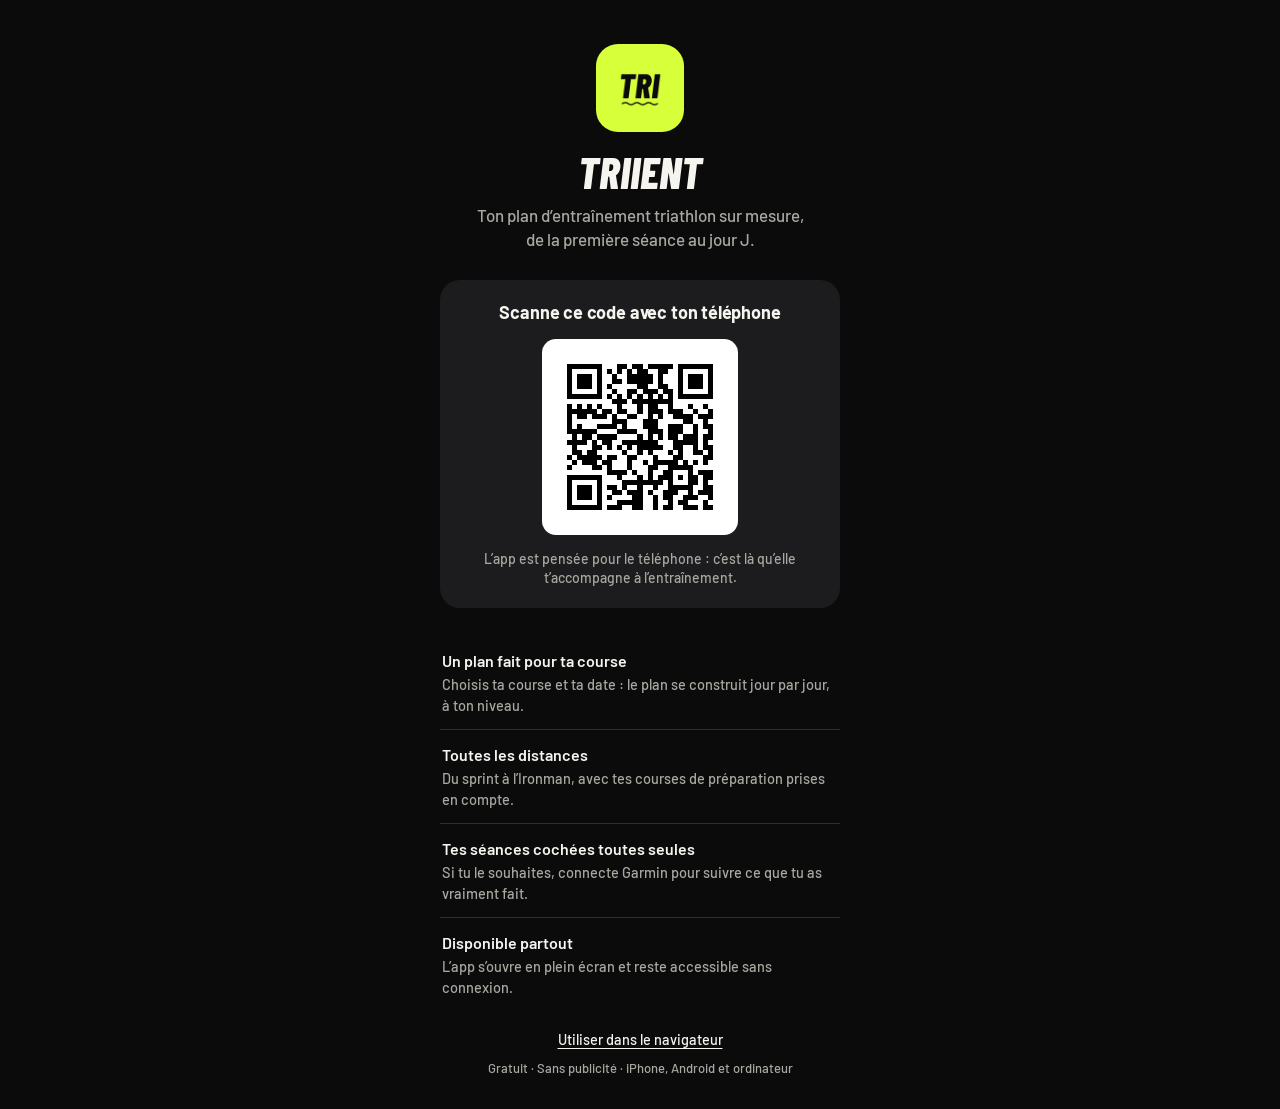
<file: installer.html>
<!DOCTYPE html>
<html lang="fr">
<head>
<meta charset="utf-8">
<meta name="viewport" content="width=device-width, initial-scale=1, viewport-fit=cover">
<meta name="apple-mobile-web-app-capable" content="yes">
<meta name="mobile-web-app-capable" content="yes">
<meta name="apple-mobile-web-app-status-bar-style" content="black-translucent">
<meta name="apple-mobile-web-app-title" content="Triient">
<meta name="theme-color" content="#0B0B0C">
<meta name="color-scheme" content="dark">
<meta name="description" content="Installe Triient sur ton téléphone : un plan d’entraînement triathlon sur mesure, gratuit, pour préparer ta course.">
<meta property="og:title" content="Triient : installe l’app">
<meta property="og:description" content="Un plan d’entraînement triathlon sur mesure, gratuit, de la première séance au jour J.">
<meta property="og:type" content="website">
<meta property="og:url" content="https://triient.vercel.app/installer">
<meta property="og:image" content="https://triient.vercel.app/og-image.png">
<meta property="og:image:width" content="1200">
<meta property="og:image:height" content="630">
<meta name="twitter:card" content="summary_large_image">
<title>Installer Triient</title>
<link rel="manifest" href="manifest.webmanifest">
<link rel="apple-touch-icon" href="apple-touch-icon.png">
<link rel="icon" type="image/png" sizes="32x32" href="favicon-32.png">
<link rel="icon" type="image/png" sizes="48x48" href="favicon-48.png">
<script>if(/[?&](appareil|profil)=/.test(location.search)&&(/^(localhost|127\.0\.0\.1|\[::1\])$/.test(location.hostname)||location.protocol==='file:'))document.write('<script src="dev-appareil.js"><\/script>');</script>
<style>
:root{--card:#1c1c1e;--card2:#2c2c2e;--sep:rgba(84,84,88,.5);--t1:#f5f4ef;--t2:#a9a8a0;--good:#0ca30c;color-scheme:dark}
*{box-sizing:border-box;-webkit-tap-highlight-color:transparent}
html{background:#000;-webkit-text-size-adjust:100%;text-size-adjust:100%}
body{margin:0;background:#000;color:var(--t1);font:16px/1.4 -apple-system,BlinkMacSystemFont,"SF Pro Text","Segoe UI",Roboto,Helvetica,Arial,sans-serif;-webkit-font-smoothing:antialiased}
main{max-width:440px;margin:0 auto;padding:calc(env(safe-area-inset-top,0px) + 44px) 20px calc(env(safe-area-inset-bottom,0px) + 32px)}
[hidden]{display:none!important}
.hero{text-align:center}
.hero img{display:block;width:88px;height:88px;margin:0 auto 18px;border-radius:21px}
h1{margin:0;font-size:32px;font-weight:800;letter-spacing:-.02em;line-height:1.1}
.hero p{margin:10px auto 0;max-width:330px;font-size:17px;color:var(--t2)}
.box{margin-top:28px;padding:20px;border-radius:20px;background:var(--card)}
h2{margin:0 0 14px;font-size:18px;font-weight:700;letter-spacing:-.01em}
.btn{display:block;width:100%;min-height:52px;padding:14px 16px;border:0;border-radius:14px;background:var(--t1);color:#000;font:inherit;font-size:17px;font-weight:700;text-align:center;text-decoration:none;cursor:pointer}
.btn:active{transform:scale(.98)}
.btn:focus-visible,a:focus-visible{outline:2px solid #fff;outline-offset:2px}
.btn.sec{background:var(--card2);color:var(--t1);font-weight:600}
.hint{margin:12px 0 0;font-size:14px;color:var(--t2)}
ol{margin:0;padding:0;list-style:none;counter-reset:s}
ol li{position:relative;min-height:28px;padding:3px 0 0 40px;counter-increment:s}
ol li+li{margin-top:16px}
ol li:before{content:counter(s);position:absolute;left:0;top:0;display:grid;place-items:center;width:28px;height:28px;border-radius:50%;background:var(--card2);font-size:14px;font-weight:700}
ol small{display:block;margin-top:2px;font-size:13.5px;color:var(--t2)}
.ic{display:inline-block;width:19px;height:19px;margin:0 2px;vertical-align:-4px;fill:none;stroke:currentColor;stroke-width:2;stroke-linecap:round;stroke-linejoin:round}
.note{margin:16px 0 0;padding-top:14px;border-top:.5px solid var(--sep);font-size:13.5px;color:var(--t2)}
.qr{display:block;width:196px;height:196px;margin:0 auto 14px;padding:10px;border-radius:14px;background:#fff}
.center{text-align:center}
.ok{display:grid;place-items:center;width:44px;height:44px;margin:0 auto 12px;border-radius:50%;background:var(--good);color:#fff}
.pts{margin:28px 0 0;padding:0;list-style:none}
.pts li{padding:14px 2px;border-top:.5px solid var(--sep)}
.pts li:first-child{border-top:0}
.pts b{display:block;font-weight:600}
.pts span{display:block;margin-top:2px;font-size:14.5px;color:var(--t2)}
.foot{margin:18px 0 0;text-align:center;font-size:14.5px}
.foot a{color:var(--t1);text-underline-offset:3px}
.foot small{display:block;margin-top:10px;font-size:13px;color:var(--t2)}
/* Charte Triient : voir marque/charte.png */
@font-face{font-family:'Barlow';font-style:normal;font-weight:400;font-display:swap;src:url(fonts/barlow-400.woff2) format('woff2')}
@font-face{font-family:'Barlow';font-style:normal;font-weight:500;font-display:swap;src:url(fonts/barlow-500.woff2) format('woff2')}
@font-face{font-family:'Barlow';font-style:normal;font-weight:600;font-display:swap;src:url(fonts/barlow-600.woff2) format('woff2')}
@font-face{font-family:'Barlow';font-style:normal;font-weight:700 800;font-display:swap;src:url(fonts/barlow-700.woff2) format('woff2')}
@font-face{font-family:'Barlow Condensed';font-style:italic;font-weight:800;font-display:swap;src:url(fonts/barlow-condensed-800-italic.woff2) format('woff2')}
html,body{background:#0B0B0C}
body{font-family:'Barlow',-apple-system,BlinkMacSystemFont,"Segoe UI",Roboto,Helvetica,Arial,sans-serif;font-weight:500}
h1{font-family:'Barlow Condensed','Arial Narrow',sans-serif;font-style:italic;font-weight:800;font-size:44px;letter-spacing:0;text-transform:uppercase;line-height:1}
.btn{background:#D7FF3A;color:#0B0B0C}
.btn:focus-visible,a:focus-visible{outline-color:#D7FF3A}
.hero img{border-radius:22px}
</style>
</head>
<body>
<main>
  <header class="hero">
    <img src="icon-192.png" alt="" width="88" height="88">
    <h1>Triient</h1>
    <p>Ton plan d’entraînement triathlon sur mesure, de la première séance au jour J.</p>
  </header>

  <section class="box" id="p-prompt" hidden>
    <button class="btn" id="install">Installer l’app</button>
    <p class="hint center">Gratuit, sans passer par un store. L’icône s’ajoute à ton appareil en quelques secondes.</p>
  </section>

  <section class="box" id="p-ios" hidden>
    <h2>Installe-la en 3 gestes</h2>
    <ol>
      <li>Touche le bouton <b>Partager</b>
        <svg class="ic" viewBox="0 0 24 24" aria-hidden="true"><path d="M12 15V3"/><path d="m8 7 4-4 4 4"/><path d="M8 11H6a1 1 0 0 0-1 1v8a1 1 0 0 0 1 1h12a1 1 0 0 0 1-1v-8a1 1 0 0 0-1-1h-2"/></svg>
        <small>Dans la barre de ton navigateur. Il peut se cacher derrière le bouton « ••• ».</small></li>
      <li>Choisis <b>Sur l’écran d’accueil</b>
        <svg class="ic" viewBox="0 0 24 24" aria-hidden="true"><rect x="4" y="4" width="16" height="16" rx="3"/><path d="M12 8v8M8 12h8"/></svg>
        <small>Fais défiler la liste ou touche « Plus » si tu ne le vois pas.</small></li>
      <li>Touche <b>Ajouter</b>
        <small>Ouvre ensuite <b>Triient</b> depuis ton écran d’accueil.</small></li>
    </ol>
    <p class="note">Installe l’app avant de créer ton plan : sur iPhone, ce que tu saisis dans le navigateur ne passe pas dans l’app installée.</p>
  </section>

  <section class="box" id="p-android" hidden>
    <h2>Installe-la en 2 gestes</h2>
    <ol>
      <li>Ouvre le menu <b>⋮</b> de ton navigateur
        <small>En haut à droite dans Chrome.</small></li>
      <li>Choisis <b>Installer l’application</b>
        <small>Ou « Ajouter à l’écran d’accueil », selon ton téléphone.</small></li>
    </ol>
  </section>

  <section class="box" id="p-inapp" hidden>
    <h2>Ouvre d’abord ton navigateur</h2>
    <p class="hint" style="margin:0 0 16px">Ce lien s’est ouvert dans une autre application, depuis laquelle on ne peut pas installer. Copie-le, puis colle-le dans <span id="inapp-br">ton navigateur</span>.</p>
    <button class="btn" id="copy">Copier le lien</button>
  </section>

  <section class="box center" id="p-desktop" hidden>
    <h2>Scanne ce code avec ton téléphone</h2>
    <img class="qr" src="installer-qr.svg" alt="QR code vers la page d’installation" width="196" height="196">
    <p class="hint" style="margin:0">L’app est pensée pour le téléphone : c’est là qu’elle t’accompagne à l’entraînement.</p>
  </section>

  <section class="box center" id="p-done" hidden>
    <div class="ok"><svg class="ic" style="margin:0" viewBox="0 0 24 24" aria-hidden="true"><path d="m5 12 5 5 9-10"/></svg></div>
    <h2 style="margin-bottom:6px">C’est installé</h2>
    <p class="hint" style="margin:0">Retrouve <b>Triient</b> parmi tes applications.</p>
  </section>

  <noscript><section class="box"><a class="btn" href="./">Ouvrir l’app</a></section></noscript>

  <ul class="pts">
    <li><b>Un plan fait pour ta course</b><span>Choisis ta course et ta date : le plan se construit jour par jour, à ton niveau.</span></li>
    <li><b>Toutes les distances</b><span>Du sprint à l’Ironman, avec tes courses de préparation prises en compte.</span></li>
    <li><b>Tes séances cochées toutes seules</b><span>Si tu le souhaites, connecte Garmin pour suivre ce que tu as vraiment fait.</span></li>
    <li><b>Disponible partout</b><span>L’app s’ouvre en plein écran et reste accessible sans connexion.</span></li>
  </ul>

  <p class="foot"><a id="open" href="./">Utiliser dans le navigateur</a><small>Gratuit · Sans publicité · iPhone, Android et ordinateur</small></p>
</main>
<script>
(function(){
  // Déjà lancée depuis l'écran d'accueil : on va droit à l'app.
  if(navigator.standalone===true||(window.matchMedia&&matchMedia('(display-mode: standalone)').matches)){location.replace('./'+location.search);return;}
  var ua=navigator.userAgent;
  var ios=/iPhone|iPad|iPod/.test(ua)||(navigator.platform==='MacIntel'&&navigator.maxTouchPoints>1);
  var android=/Android/.test(ua);
  var inapp=/FBAN|FBAV|FB_IAB|Instagram|Messenger|Snapchat|TikTok|musical_ly|LinkedInApp|Twitter|MicroMessenger|GSA\/|Line\//.test(ua)||(android&&/; wv\)/.test(ua));
  var deferred=null;
  function $(id){return document.getElementById(id);}
  function show(id){['p-prompt','p-ios','p-android','p-inapp','p-desktop','p-done'].forEach(function(p){$(p).hidden=p!==id;});}
  var base=inapp?'p-inapp':ios?'p-ios':android?'p-android':'p-desktop';
  if(inapp)$('inapp-br').textContent=ios?'Safari':'Chrome';
  show(base);

  // Chrome et Edge proposent l'installation directe : un seul bouton suffit.
  window.addEventListener('beforeinstallprompt',function(e){
    e.preventDefault();deferred=e;
    if(!inapp)show('p-prompt');
  });
  window.addEventListener('appinstalled',function(){deferred=null;show('p-done');});
  $('install').addEventListener('click',function(){
    if(!deferred)return;
    var d=deferred;deferred=null;
    d.prompt();
    d.userChoice.then(function(r){if(r.outcome==='accepted')show('p-done');else{deferred=d;}}).catch(function(){});
  });

  $('copy').addEventListener('click',function(){
    var b=this,url=location.origin+location.pathname;
    function done(){b.textContent='Lien copié';setTimeout(function(){b.textContent='Copier le lien';},2000);}
    function legacy(){var t=document.createElement('textarea');t.value=url;document.body.appendChild(t);t.select();try{document.execCommand('copy');done();}catch(x){b.textContent=url;}t.remove();}
    if(navigator.clipboard&&navigator.clipboard.writeText)navigator.clipboard.writeText(url).then(done,legacy);else legacy();
  });
})();
</script>
</body>
</html>
</file>
